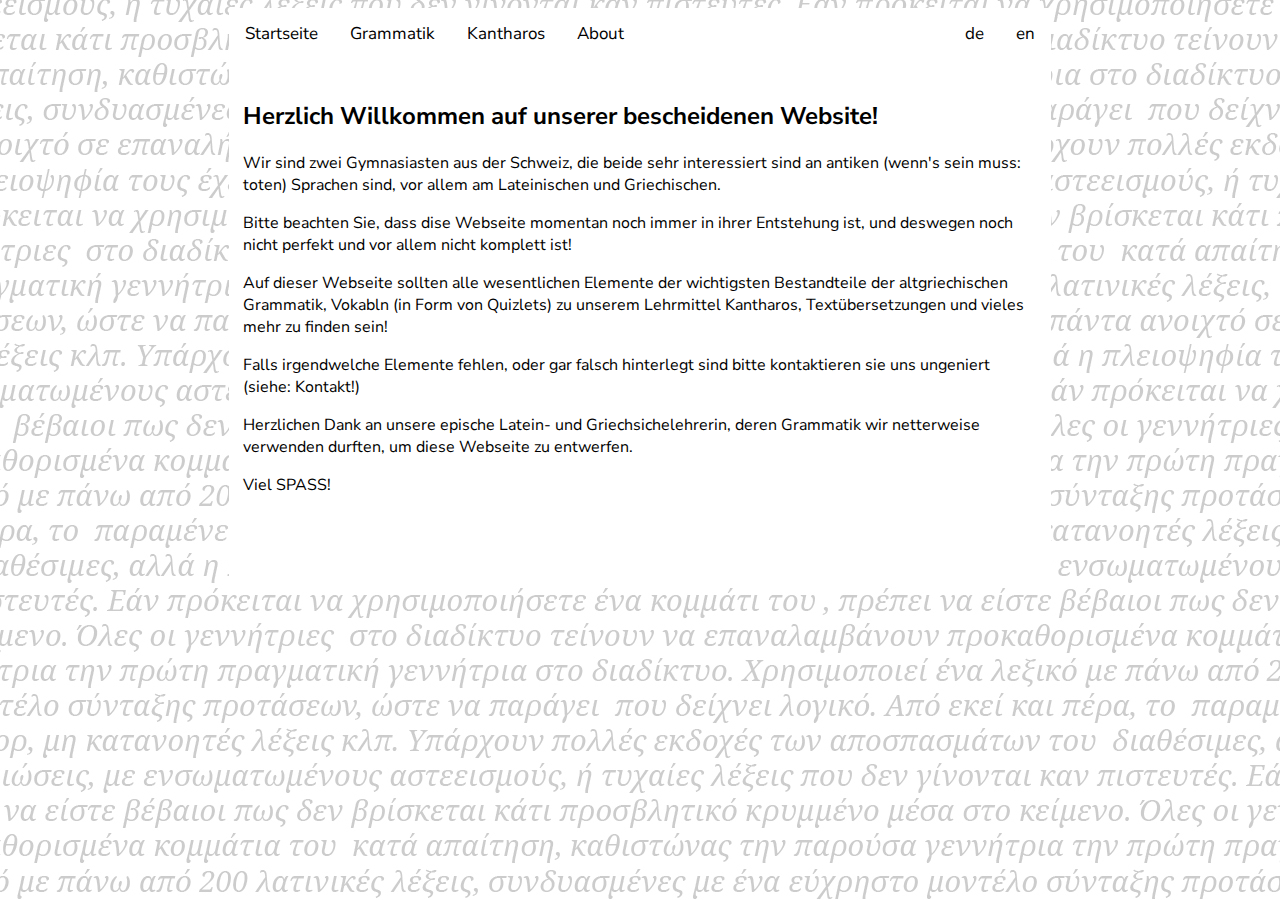
<file: de/index.html>
<!DOCTYPE html>
<meta charset="UTF-8">
<link rel="stylesheet" href="style.css">
<link href="https://fonts.googleapis.com/css2?family=Nunito+Sans&display=swap" rel="stylesheet">
<title>Willkommen!</title>
<div class="zentrierung">
<head>
    <script>
        /* Toggle between adding and removing the "responsive" class to topnav when the user clicks on the icon */
function myFunction() {
  var x = document.getElementById("myTopnav");
  if (x.className === "topnav") {
    x.className += " responsive";
  } else {
    x.className = "topnav";
  }
}
    </script>
    <div class="topnav" id="myTopnav">
      <a href="index.html" class="active">Startseite</a>
        <!--Grammatik Dropdown -->
        <div class="dropdown">
          <button class="dropbtn">Grammatik
            <i class="fa fa-caret-down"></i>
          </button>
          <div class="dropdown-content">
            <a href="\de\Grammatik\uebersicht.html">Übersicht</a>
            <a href="Grammatik/nomina.html">Nomina</a>
            <a href="#">Verben</a>
            <a href="#">Satz</a>
          </div>
        </div>
        <!--End of Grammatik Dropdown -->
        <!--Kantharos Dropdown -->
        <div class="dropdown">
          <button class="dropbtn">Kantharos
            <i class="fa fa-caret-down"></i>
          </button>
          <div class="dropdown-content">
            <a href="\de\Kantharos\texte.html">Textübersetzungen</a>
            <a href="\de\Kantharos\vokabeln.html">Vokabeln</a>
            <a href="#">Übungen</a>
          </div>
        </div>
      <!--End of Kantharos Dropdown -->
        <a href="\de\about.html">About</a>
        <div class="language">
          <a href="\de\index.html">de</a>
          <a href="\en\index.html">en</a>
        </div>
        <a href="javascript:void(0);" class="icon" onclick="myFunction()">&#9776;</a>
        
        
        
</head>



<body class="hintergrund">
  <br>
  <br>
  <br>
  <br>
  
  <h2 class="titel">Herzlich Willkommen auf unserer bescheidenen Website!</h2>
  <p class="titel">Wir sind zwei Gymnasiasten aus der Schweiz, die beide sehr interessiert sind an antiken (wenn's sein muss: toten) Sprachen sind, vor allem am Lateinischen und Griechischen.<p>
  <p class="titel">Bitte beachten Sie, dass dise Webseite momentan noch immer in ihrer Entstehung ist, und deswegen noch nicht perfekt und vor allem nicht komplett ist!</p>
  <p class="titel">Auf dieser Webseite sollten alle wesentlichen Elemente der wichtigsten Bestandteile der altgriechischen Grammatik, Vokabln (in Form von Quizlets) zu unserem Lehrmittel Kantharos, Textübersetzungen und vieles mehr zu finden sein!</p>
  <p class="titel">Falls irgendwelche Elemente fehlen, oder gar falsch hinterlegt sind bitte kontaktieren sie uns ungeniert (siehe: Kontakt!)</p>
  <p class="titel">Herzlichen Dank an unsere epische Latein- und Griechsichelehrerin, deren Grammatik wir netterweise verwenden durften, um diese Webseite zu entwerfen.</p>
  <p class="titel">Viel SPASS!</p>


  <br>
  <br>
  <br>
  <br>




</body>


</div>
</file>
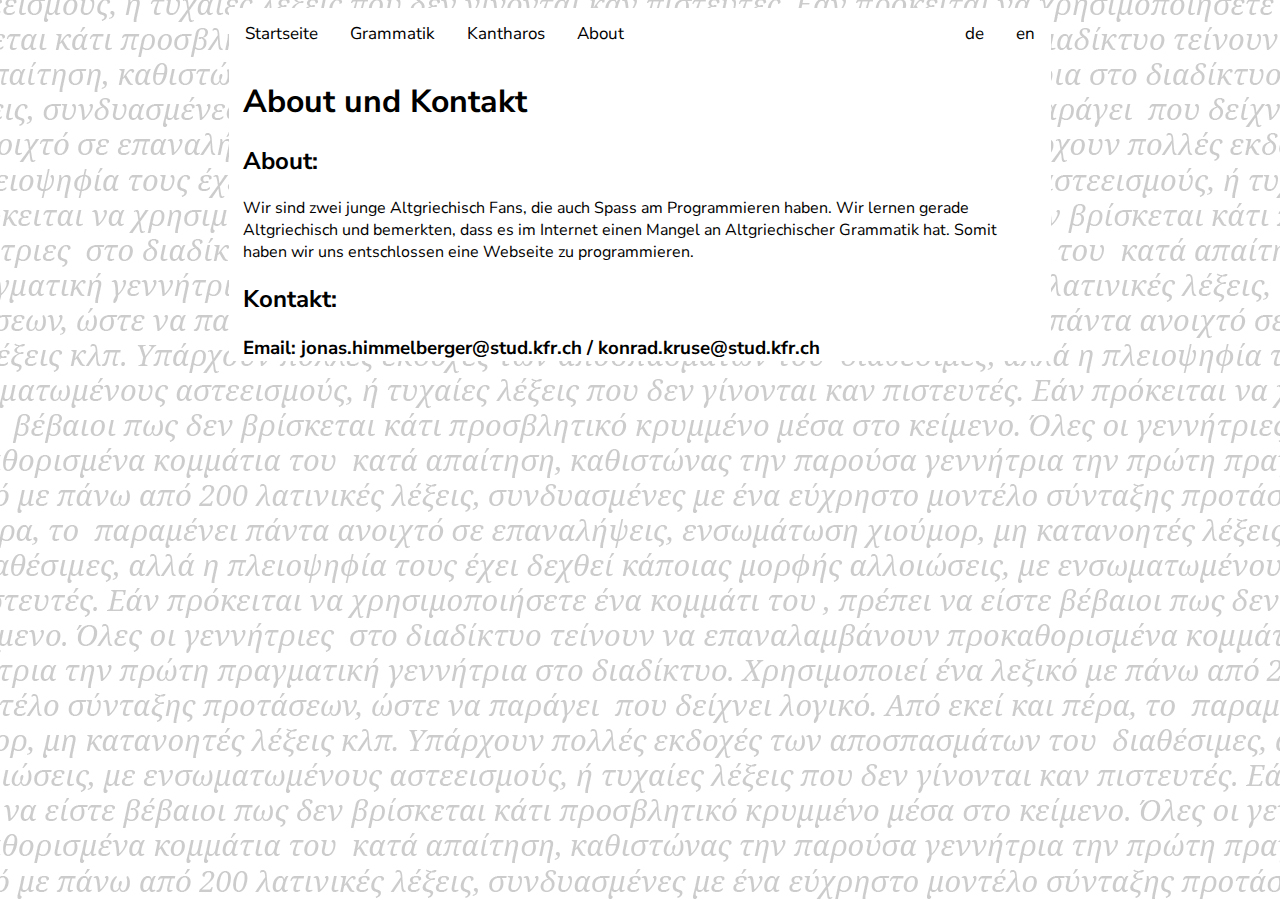
<file: de/about.html>
<!DOCTYPE html>
<meta charset="UTF-8">
<link rel="stylesheet" href="style.css">
<link href="https://fonts.googleapis.com/css2?family=Nunito+Sans&display=swap" rel="stylesheet">
<title>Wilkommen!</title>
<div class="zentrierung">
<head>
    <script>
        /* Toggle between adding and removing the "responsive" class to topnav when the user clicks on the icon */
function myFunction() {
  var x = document.getElementById("myTopnav");
  if (x.className === "topnav") {
    x.className += " responsive";
  } else {
    x.className = "topnav";
  }
}
    </script>
    <div class="topnav" id="myTopnav">
      <a href="index.html" class="active">Startseite</a>
        <!--Grammatik Dropdown -->
        <div class="dropdown">
          <button class="dropbtn">Grammatik
            <i class="fa fa-caret-down"></i>
          </button>
          <div class="dropdown-content">
            <a href="\de\Grammatik\uebersicht.html">Übersicht</a>
            <a href="\de\Grammatik\nomina.html">Nomina</a>
            <a href="#">Verben</a>
            <a href="#">Satz</a>
          </div>
        </div>
        <!--End of Grammatik Dropdown -->
        <!--Kantharos Dropdown -->
        <div class="dropdown">
          <button class="dropbtn">Kantharos
            <i class="fa fa-caret-down"></i>
          </button>
          <div class="dropdown-content">
            <a href="\de\Kantharos\texte.html">Textübersetzungen</a>
            <a href="\de\Kantharos\vokabeln.html">Vokabeln</a>
            <a href="#">Übungen</a>
          </div>
        </div>
      <!--End of Kantharos Dropdown -->
        <a href="#">About</a>
        <div class="language">
          <a href="\de\index.html">de</a>
          <a href="\en\index.html">en</a>
        </div>
        <a href="javascript:void(0);" class="icon" onclick="myFunction()">&#9776;</a>
        </div>
        
        
</head>



<body class="hintergrund">
<h1>About und Kontakt</h1>
<h2>About:</h2>
<p>Wir sind zwei junge Altgriechisch Fans, die auch Spass am Programmieren haben. Wir lernen gerade Altgriechisch und bemerkten, dass es im Internet einen Mangel an Altgriechischer Grammatik hat. Somit haben wir uns entschlossen eine Webseite zu programmieren. </p>

<h2 id="kontakt">Kontakt:</h2>
<h3>Email: jonas.himmelberger@stud.kfr.ch   /   konrad.kruse@stud.kfr.ch</h3>


</body>


</div>


<footer>
<div class="footer">


</div>

</footer>
</file>
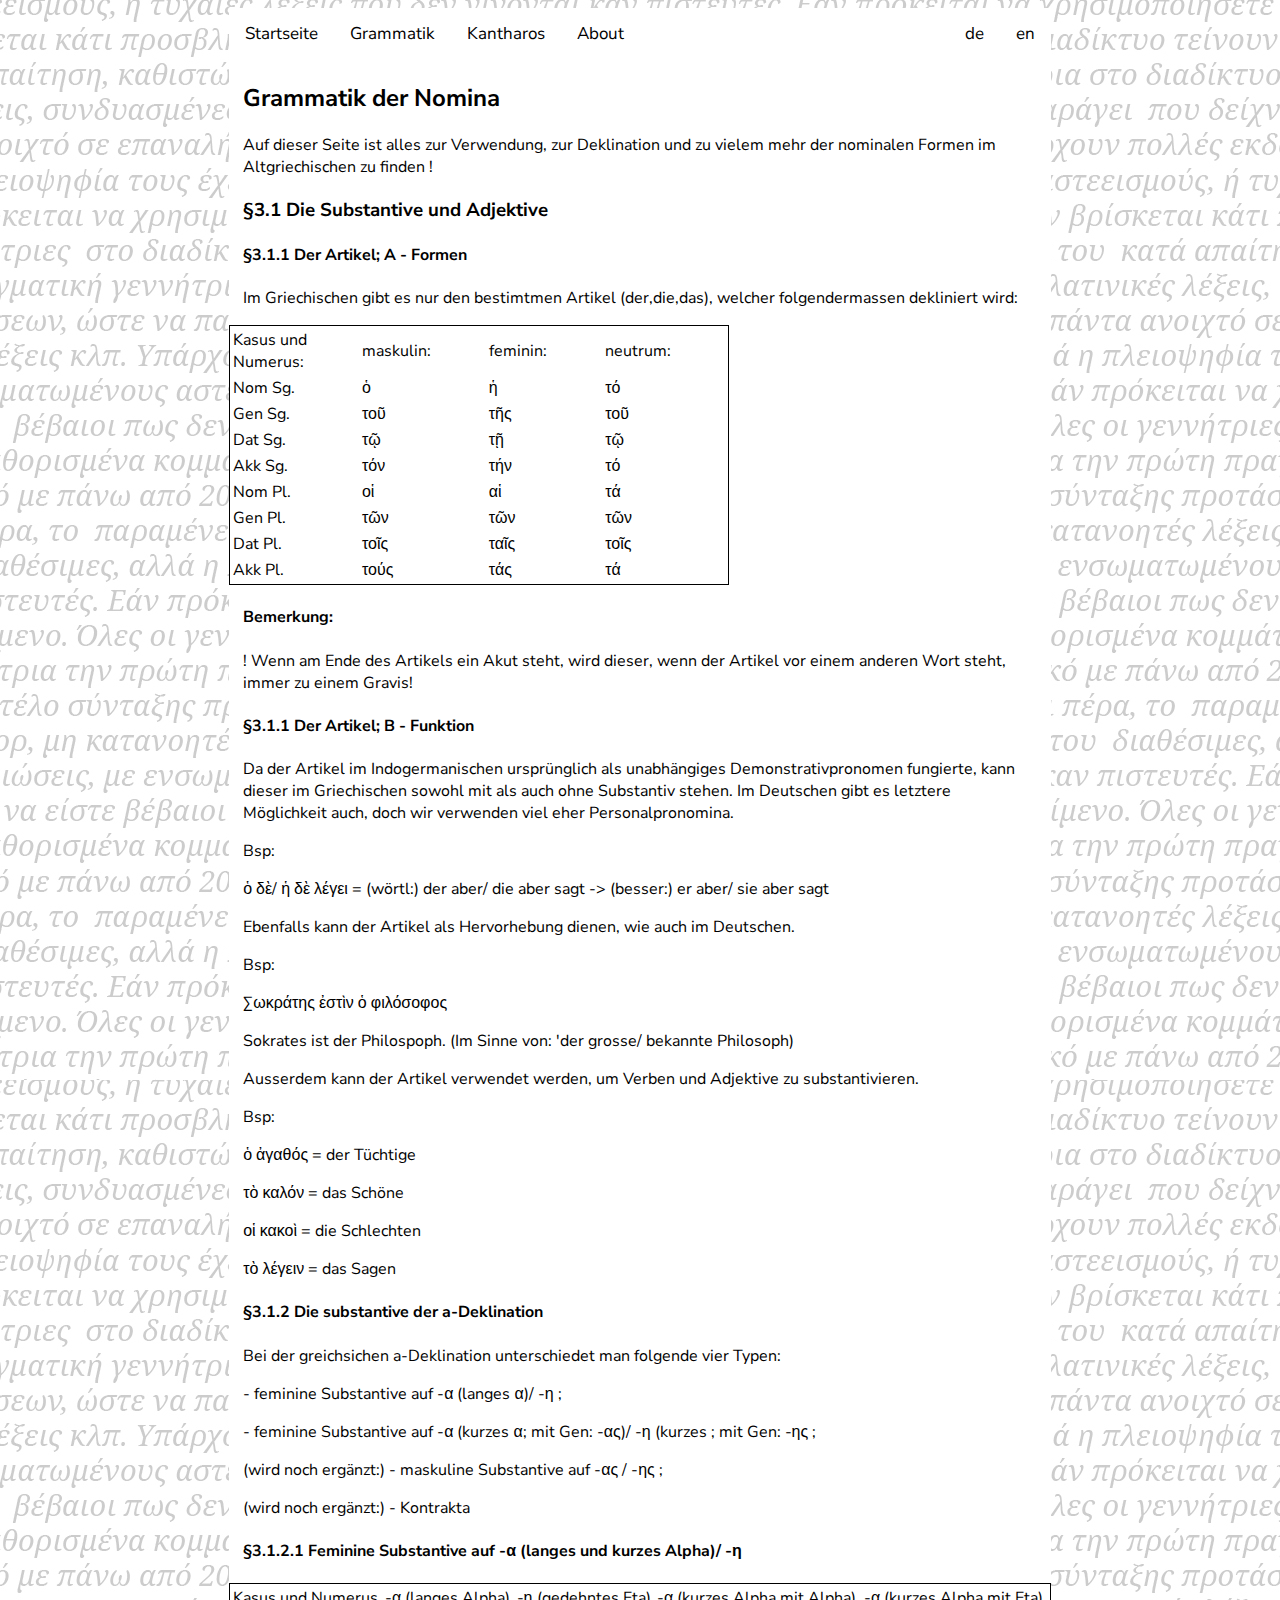
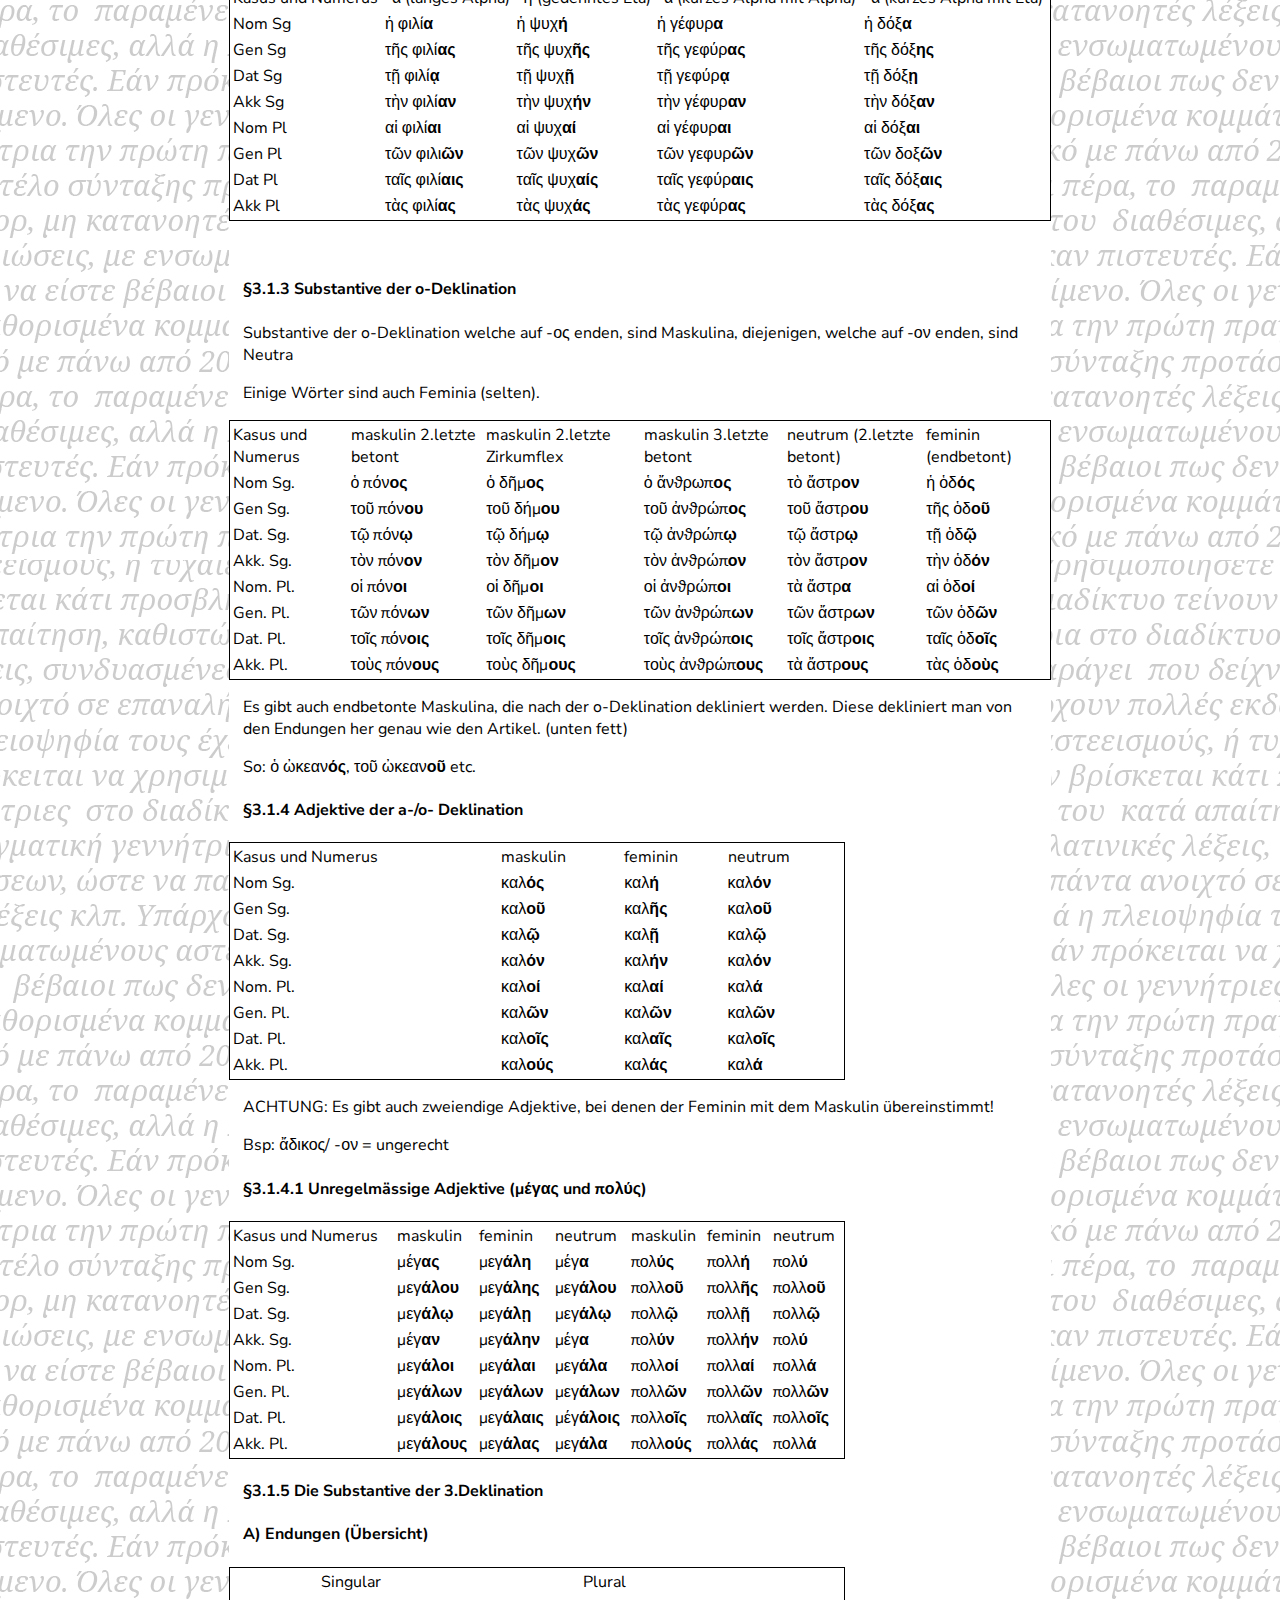
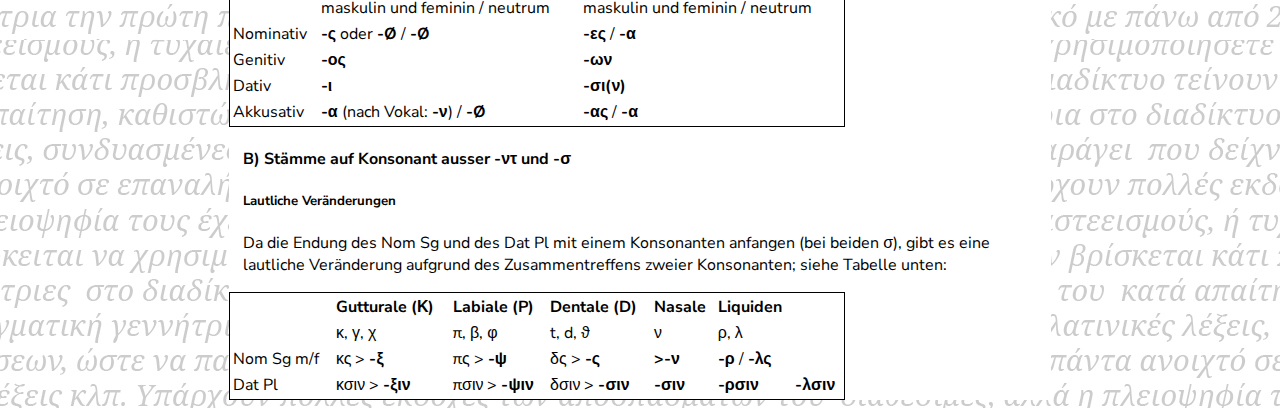
<file: de/Grammatik/nomina.html>
<!DOCTYPE html>
<meta charset="UTF-8">
<link rel="stylesheet" href="\de\style.css">
<link href="https://fonts.googleapis.com/css2?family=Nunito+Sans&display=swap" rel="stylesheet">
<title>Willkommen!</title>
<div class="zentrierung">
<head>
    <script>
        /* Toggle between adding and removing the "responsive" class to topnav when the user clicks on the icon */
function myFunction() {
  var x = document.getElementById("myTopnav");
  if (x.className === "topnav") {
    x.className += " responsive";
  } else {
    x.className = "topnav";
  }
}
    </script>
    <div class="topnav" id="myTopnav">
      <a href="\de\index.html" class="active">Startseite</a>
        <!--Grammatik Dropdown -->
        <div class="dropdown">
          <button class="dropbtn">Grammatik
            <i class="fa fa-caret-down"></i>
          </button>
          <div class="dropdown-content">
            <a href="\de\Grammatik\uebersicht.html">Übersicht</a>
            <a href="\de\Grammatik\nomina.html">Nomina</a>
            <a href="#">Verben</a>
            <a href="#">Satz</a>
          </div>
        </div>
        <!--End of Grammatik Dropdown -->
        <!--Kantharos Dropdown -->
        <div class="dropdown">
          <button class="dropbtn">Kantharos
            <i class="fa fa-caret-down"></i>
          </button>
          <div class="dropdown-content">
            <a href="\de\Kantharos\texte.html">Textübersetzungen</a>
            <a href="\de\Kantharos\vokabeln.html">Vokabeln</a>
            <a href="#">Übungen</a>
          </div>
        </div>
      <!--End of Kantharos Dropdown -->
        <a href="\de\about.html">About</a>
        <div class="language">
          <a href="\de\index.html">de</a>
          <a href="\en\index.html">en</a>
        </div>
        <a href="javascript:void(0);" class="icon" onclick="myFunction()">&#9776;</a> 
        
</head>



<body class="hintergrund">
    <br>
    <br>
    <br>
    <h2>Grammatik der Nomina</h2>
    <p>Auf dieser Seite ist alles zur Verwendung, zur Deklination und zu vielem mehr der nominalen Formen im Altgriechischen zu finden !</p>
    
    <h3>§3.1 Die Substantive und Adjektive</h3>
    <h4 id = "3.1.1">§3.1.1 Der Artikel; A - Formen</h4>
  
    <p>Im Griechischen gibt es nur den bestimtmen Artikel (der,die,das), welcher folgendermassen dekliniert wird:</p>

    <table style="width: 500px; border: 1px solid black">
    <tr class="titleTable">
        <th>Kasus und Numerus:</th>
        <th>maskulin:</th>
        <th>feminin:</th>
        <th>neutrum:</th>
    </tr>
    <tr>
      <th>Nom Sg.</th>
      <th>ὁ</th>
      <th>ἡ</th>
      <th>τό</th>
    </tr>
    <tr>
      <th>Gen Sg.</th>
      <th>τοῦ</th>
      <th>τῆς</th>
      <th>τοῦ</th>
    </tr>
    <tr>
      <th>Dat Sg.</th>
      <th>τῷ</th>
      <th>τῇ</th>
      <th>τῷ</th>
    </tr>
    <tr>
      <th>Akk Sg.</th>
      <th>τόν</th>
      <th>τήν</th>
      <th>τό</th>
    </tr>
    <tr>
      <th>Nom Pl.</th>
      <th>οἱ</th>
      <th>αἱ</th>
      <th>τά</th>
    </tr>
    <tr>
      <th>Gen Pl.</th>
      <th>τῶν</th>
      <th>τῶν</th>
      <th>τῶν</th>
    </tr>
    <tr>
      <th>Dat Pl.</th>
      <th>τοῖς</th>
      <th>ταῖς</th>
      <th>τοῖς</th>
    </tr>
    <tr>
      <th>Akk Pl.</th>
      <th>τούς</th>
      <th>τάς</th>
      <th>τά</th>
    </tr>
    </table>
<h4>Bemerkung:</h4>
<p>! Wenn am Ende des Artikels ein Akut steht, wird dieser, wenn der Artikel vor einem anderen Wort steht, immer zu einem Gravis!</p>

<h4>§3.1.1 Der Artikel; B - Funktion</h4>
<p>Da der Artikel im Indogermanischen ursprünglich als unabhängiges Demonstrativpronomen fungierte, kann dieser im Griechischen sowohl mit als auch ohne Substantiv stehen. Im Deutschen gibt es letztere Möglichkeit auch, doch wir verwenden viel eher Personalpronomina.</p>
<p>Bsp:</p>
<p>ὁ δὲ/ ἡ δὲ λέγει = (wörtl:) der aber/ die aber sagt -> (besser:) er aber/ sie aber sagt</p>
<p>Ebenfalls kann der Artikel als Hervorhebung dienen, wie auch im Deutschen.</p>
<p>Bsp:</p>
<p>Σωκράτης ἐστὶν ὁ φιλόσοφος</p>
<p>Sokrates ist der Philospoph. (Im Sinne von: 'der grosse/ bekannte Philosoph)</p>

<p>Ausserdem kann der Artikel verwendet werden, um Verben und Adjektive zu substantivieren.</p>
<p>Bsp:</p>
<p>ὁ ἀγαθός = der Tüchtige</p>
<p>τὸ καλόν = das Schöne</p>
<p>οἱ κακοὶ = die Schlechten</p> 
<p>τὸ λέγειν = das Sagen</p>




<h4  id = "3.1.2">§3.1.2 Die substantive der a-Deklination</h4>
<p>Bei der greichsichen a-Deklination unterschiedet man folgende vier Typen:</p>
<p>- feminine Substantive auf -α (langes α)/ -η ;</p>
<p>- feminine Substantive auf -α (kurzes α; mit Gen: -ας)/ -η (kurzes ; mit Gen: -ης ;</p>
<p>(wird noch ergänzt:) - maskuline Substantive auf -ας / -ης ;</p>
<p>(wird noch ergänzt:) - Kontrakta </p>

<h4>§3.1.2.1 Feminine Substantive auf -α (langes und kurzes Alpha)/ -η </h4>
<table style="width: 100%; border: 1px solid black">
  <tr>
    <td>Kasus und Numerus</td>
    <td>-α (langes Alpha) </td>
    <td>-η (gedehntes Eta) </td>
    <td>-α (kurzes Alpha mit Alpha) </td>
    <td>-α (kurzes Alpha mit Eta) </td>
  </tr>
  <tr>
    <td>Nom Sg</td>
    <td>ἡ φιλί<b>α</b></td>
    <td>ἡ ψυχ<b>ή</b></td>
    <td>ἡ γέφυρ<b>α</b></td>
    <td>ἡ δόξ<b>α</b></td>

  </tr>
  <tr>
    <td>Gen Sg</td>
    <td>τῆς φιλί<b>ας</b></td>
    <td>τῆς ψυχ<b>ῆς</b></td>
    <td>τῆς γεφύρ<b>ας</b></td>
    <td>τῆς δόξ<b>ης</b></td>
  </tr>
  <tr>
    <td>Dat Sg</td>
    <td>τῇ φιλί<b>ᾳ</b></td>
    <td>τῇ ψυχ<b>ῇ</b></td>
    <td>τῇ γεφύρ<b>ᾳ</b></td>
    <td>τῇ δόξ<b>ῃ</b></td>
  </tr>
  <tr>
    <td>Akk Sg</td>
    <td>τὴν φιλί<b>αν</b></td>
    <td>τὴν ψυχ<b>ήν</b></td>
    <td>τὴν γέφυρ<b>αν</b></td>
    <td>τὴν δόξ<b>αν</b></td>
  </tr>
  <tr>
    <td>Nom Pl</td>
    <td>αἱ φιλί<b>αι</b></td>
    <td>αἱ ψυχ<b>αί</b></td>
    <td>αἱ γέφυρ<b>αι</b></td>
    <td>αἱ δόξ<b>αι</b></td>
  </tr>
  <tr>
    <td>Gen Pl</td>
    <td>τῶν φιλι<b>ῶν</b></td>
    <td>τῶν ψυχ<b>ῶν</b></td>
    <td>τῶν γεφυρ<b>ῶν</b></td>
    <td>τῶν δοξ<b>ῶν</b></td>
  </tr>
  <tr>
    <td>Dat Pl</td>
    <td>ταῖς φιλί<b>αις</b></td>
    <td>ταῖς ψυχ<b>αίς</b></td>
    <td>ταῖς γεφύρ<b>αις</b></td>
    <td>ταῖς δόξ<b>αις</b></td>
  </tr>

  <tr>
    <td>Akk Pl</td>
    <td>τὰς φιλί<b>ας</b></td>
    <td>τὰς ψυχ<b>άς</b></td>
    <td>τὰς γεφύρ<b>ας</b></td>
    <td>τὰς δόξ<b>ας</b></td>
  </tr>

</table>
<br>
<br>

<h4 id = "3.1.3">§3.1.3 Substantive der o-Deklination</h4>
<p>Substantive der o-Deklination welche auf -ος enden, sind Maskulina, diejenigen, welche auf -ον enden, sind Neutra</p>
<p>Einige Wörter sind auch Feminia (selten).</p>

<table style="width: 100%; border: 1px solid black">
  <tr>
    <td>Kasus und Numerus</td>
    <td>maskulin 2.letzte betont </td>
    <td>maskulin 2.letzte Zirkumflex</td>
    <td>maskulin 3.letzte betont</td>
    <td>neutrum (2.letzte betont)</td>
    <td>feminin (endbetont)</td>
  </tr>
  <tr>
    <td>Nom Sg.</td>
    <td>ὁ πόν<b>ος</b></td>
    <td>ὁ δῆμ<b>ος</b></td>
    <td>ὁ ἄνϑρωπ<b>ος</b></td>
    <td>τὸ ἄστρ<b>ον</b></td>
    <td>ἡ ὁδ<b>ός</b></td>
  </tr>
  <tr>
    <td>Gen Sg.</td>
    <td>τοῦ πόν<b>ου</b></td>
    <td>τοῦ δήμ<b>ου</b></td>
    <td>τοῦ ἀνϑρώπ<b>ος</b></td>
    <td>τοῦ ἄστρ<b>ου</b></td>
    <td>τῆς ὁδ<b>οῦ</b></td>
  </tr>
  <tr>
    <td>Dat. Sg.</td>
    <td>τῷ πόν<b>ῳ</b></td>
    <td>τῷ δήμ<b>ῳ</b></td>
    <td>τῷ ἀνϑρώπ<b>ῳ</b></td>
    <td>τῷ ἄστρ<b>ῳ</b></td>
    <td>τῇ ὁδ<b>ῷ</b></td>
  </tr>
  <tr>
    <td>Akk. Sg.</td>
    <td>τὸν πόν<b>ον</b></td>
    <td>τὸν δῆμ<b>ον</b></td>
    <td>τὸν ἀνϑρώπ<b>ον</b></td>
    <td>τὸν ἄστρ<b>ον</b></td>
    <td>τὴν ὁδ<b>όν</b></td>
  </tr>
  <tr>
    <td>Nom. Pl.</td>
    <td>οἱ πόν<b>οι</b></td>
    <td>οἱ δῆμ<b>οι</b></td>
    <td>οἱ ἀνϑρώπ<b>οι</b></td>
    <td>τὰ ἄστρ<b>α</b></td>
    <td>αἱ ὁδ<b>οί</b></td>
  </tr>
  <tr>
    <td>Gen. Pl.</td>
    <td>τῶν πόν<b>ων</b></td>
    <td>τῶν δῆμ<b>ων</b></td>
    <td>τῶν ἀνϑρώπ<b>ων</b></td>
    <td>τῶν ἄστρ<b>ων</b></td>
    <td>τῶν ὁδ<b>ῶν</b></td>
  </tr>
  <tr>
    <td>Dat.  Pl.</td>
    <td>τοῖς πόν<b>οις</b></td>
    <td>τοῖς δῆμ<b>οις</b></td>
    <td>τοῖς ἀνϑρώπ<b>οις</b></td>
    <td>τοῖς ἄστρ<b>οις</b></td>
    <td>ταῖς ὁδ<b>οῖς</b></td>
  </tr>
  <tr>
    <td>Akk. Pl.</td>
    <td>τοὺς πόν<b>ους</b></td>
    <td>τοὺς δῆμ<b>ους</b></td>
    <td>τοὺς ἀνϑρώπ<b>ους</b></td>
    <td>τὰ ἄστρ<b>ους</b></td>
    <td>τὰς ὁδ<b>οὺς</b></td>
  </tr>
</table>
<p>Es gibt auch endbetonte Maskulina, die nach der o-Deklination dekliniert werden. Diese dekliniert man von den Endungen her genau wie den Artikel. (unten fett)</p>
<p>So: ὁ ὠκεαν<b>ός</b>, τοῦ ὠκεαν<b>οῦ</b> etc.</p>

<h4 id = "3.1.4">§3.1.4 Adjektive der a-/o- Deklination</h4>
<table style="width: 75%; border: 1px solid black">
  <tr>
    <td>Kasus und Numerus</td>
    <td>maskulin</td>
    <td>feminin</td>
    <td>neutrum</td>
  </tr>
  <tr>
    <td>Nom Sg.</td>
    <td>καλ<b>ός</b></td>
    <td>καλ<b>ή</b></td>
    <td>καλ<b>όν</b></td>
    
  </tr>
  <tr>
    <td>Gen Sg.</td>
    <td>καλ<b>οῦ</b></td>
    <td>καλ<b>ῆς</b></td>
    <td>καλ<b>οῦ</b></td>
   
  </tr>
  <tr>
    <td>Dat. Sg.</td>
    <td>καλ<b>ῷ</b></td>
    <td>καλ<b>ῇ</b></td>
    <td>καλ<b>ῷ</b></td>
    
  </tr>
  <tr>
    <td>Akk. Sg.</td>
    <td>καλ<b>όν</b></td>
    <td>καλ<b>ήν</b></td>
    <td>καλ<b>όν</b></td>
    
  </tr>
  <tr>
    <td>Nom. Pl.</td>
    <td>καλ<b>οί</b></td>
    <td>καλ<b>αί</b></td>
    <td>καλ<b>ά</b></td>
    
  </tr>
  <tr>
    <td>Gen. Pl.</td>
    <td>καλ<b>ῶν</b></td>
    <td>καλ<b>ῶν</b></td>
    <td>καλ<b>ῶν</b></td>
    
  </tr>
  <tr>
    <td>Dat.  Pl.</td>
    <td>καλ<b>οῖς</b></td>
    <td>καλ<b>αῖς</b></td>
    <td>καλ<b>οῖς</b></td>
    
  </tr>
  <tr>
    <td>Akk. Pl.</td>
    <td>καλ<b>ούς</b></td>
    <td>καλ<b>άς</b></td>
    <td>καλ<b>ά</b></td>
    
  </tr>
</table>

<p>ACHTUNG: Es gibt auch zweiendige Adjektive, bei denen der Feminin mit dem Maskulin übereinstimmt!</p>
<p>Bsp: ἄδικος/ -ον = ungerecht</p>


<h4>§3.1.4.1 Unregelmässige Adjektive (μέγας und πολύς)</h4>
<table style="width: 75%; border: 1px solid black">
  <tr>
    <td>Kasus und Numerus</td>
    <td>maskulin</td>
    <td>feminin</td>
    <td>neutrum</td>
    <td>maskulin</td>
    <td>feminin</td>
    <td>neutrum</td>
  </tr>
  <tr>
    <td>Nom Sg.</td>
    <td>μέγ<b>ας</b></td>
    <td>μεγ<b>άλη</b></td>
    <td>μέγ<b>α</b></td>
    <td>πολ<b>ύς</b></td>
    <td>πολλ<b>ή</b></td>
    <td>πολ<b>ύ</b></td>
  </tr>
  <tr>
    <td>Gen Sg.</td>
    <td>μεγ<b>άλου</b></td>
    <td>μεγ<b>άλης</b></td>
    <td>μεγ<b>άλου</b></td>
    <td>πολλ<b>οῦ</b></td>
    <td>πολλ<b>ῆς</b></td>
    <td>πολλ<b>οῦ</b></td>
   
  </tr>
  <tr>
    <td>Dat. Sg.</td>
    <td>μεγ<b>άλῳ</b></td>
    <td>μεγ<b>άλῃ</b></td>
    <td>μεγ<b>άλῳ</b></td>
    <td>πολλ<b>ῷ</b></td>
    <td>πολλ<b>ῇ</b></td>
    <td>πολλ<b>ῷ</b></td>
    
  </tr>
  <tr>
    <td>Akk. Sg.</td>
    <td>μέγ<b>αν</b></td>
    <td>μεγ<b>άλην</b></td>
    <td>μέγ<b>α</b></td>
    <td>πολ<b>ύν</b></td>
    <td>πολλ<b>ήν</b></td>
    <td>πολ<b>ύ</b></td>
    
  </tr>
  <tr>
    <td>Nom. Pl.</td>
    <td>μεγ<b>άλοι</b></td>
    <td>μεγ<b>άλαι</b></td>
    <td>μεγ<b>άλα</b></td>
    <td>πολλ<b>οί</b></td>
    <td>πολλ<b>αί</b></td>
    <td>πολλ<b>ά</b></td>
  </tr>
  <tr>
    <td>Gen. Pl.</td>
    <td>μεγ<b>άλων</b></td>
    <td>μεγ<b>άλων</b></td>
    <td>μεγ<b>άλων</b></td>
    <td>πολλ<b>ῶν</b></td>
    <td>πολλ<b>ῶν</b></td>
    <td>πολλ<b>ῶν</b></td>
    
  </tr>
  <tr>
    <td>Dat.  Pl.</td>
    <td>μεγ<b>άλοις</b></td>
    <td>μεγ<b>άλαις</b></td>
    <td>μέγ<b>άλοις</b></td>
    <td>πολλ<b>οῖς</b></td>
    <td>πολλ<b>αῖς</b></td>
    <td>πολλ<b>οῖς</b></td>
    
  </tr>
  <tr>
    <td>Akk. Pl.</td>
    <td>μεγ<b>άλους</b></td>
    <td>μεγ<b>άλας</b></td>
    <td>μεγ<b>άλα</b></td>
    <td>πολλ<b>ούς</b></td>
    <td>πολλ<b>άς</b></td>
    <td>πολλ<b>ά</b></td>
    
  </tr>
</table>
<h4 id = "3.1.5">§3.1.5 Die Substantive der 3.Deklination</h4>
<h4>A) Endungen (Übersicht)</h4>
<table style="width: 75%; border: 1px solid black">
  <tr>
    <td>        </td>
    <td>Singular</td>
    <td>Plural</td>
    </tr>
    <tr>
      <td>         </td>
      <td>maskulin und feminin / neutrum</td>
      <td>maskulin und feminin / neutrum</td>
    </tr>
    <tr>
      <td>Nominativ</td>
      <td><b>-ς</b> oder <b>-Ø</b> / <b>-Ø</b></td>
      <td><b>-ες</b> / <b>-α</b></td>
      
    </tr>
    <tr>
      <td>Genitiv</td>
      <td><b>-ος</b></td>
      <td><b>-ων</b></td>
      
    </tr>
    <tr>
      <td>Dativ</td>
      <td><b>-ι</b></td>
      <td><b>-σι(ν)</b></td>
      
    </tr>
    <tr>
      <td>Akkusativ</td>
      <td><b>-α</b> (nach Vokal: <b>-ν</b>) / <b>-Ø</b></td>
      <td><b>-ας</b> / <b>-α</b></td>
      
    </tr>
</table>
<h4>B) Stämme auf Konsonant ausser -ντ und -σ</h4>
<h5>Lautliche Veränderungen</h5>
<p>Da die Endung des Nom Sg und des Dat Pl mit einem Konsonanten anfangen (bei beiden σ), gibt es eine lautliche Veränderung  aufgrund des Zusammentreffens zweier Konsonanten; siehe Tabelle unten:</p>
<table style="width: 75%; border: 1px solid black">
  <tr>
    
    <td>        </td>
    <td><b>Gutturale (Κ)</b></td>
    <td><b>Labiale (P)</b></td>
    <td><b>Dentale (D)</b></td>
    <td><b>Nasale</b></td>
    <td><b>Liquiden</b></td>
    
  </tr>
  <tr>
    <td>        </td>
    <td>κ, γ, χ</td>
    <td>π, β, φ</td>
    <td>t, d, ϑ</td>
    <td>ν</td>
    <td>ρ, λ</td>
  </tr>
  <tr>
    <td>Nom Sg m/f</td>
    <td>κς > <b>-ξ</b></td>
    <td>πς > <b>-ψ</b></td>
    <td>δς > <b>-ς</b></td>
    <td><b>>-ν</b></td>
    <td><b>-ρ</b> / <b>-λς</b></td>
  </tr>
  <tr>
    <td>Dat Pl</td>
    <td>κσιν > <b>-ξιν</b></td>
    <td>πσιν > <b>-ψιν</b></td>
    <td>δσιν > <b>-σιν</b></td>
    <td><b>-σιν</b></td>
    <td><b>-ρσιν</b></td>
    <td><b>-λσιν</b></td>
  </tr>
    
</table>




</body>
</file>
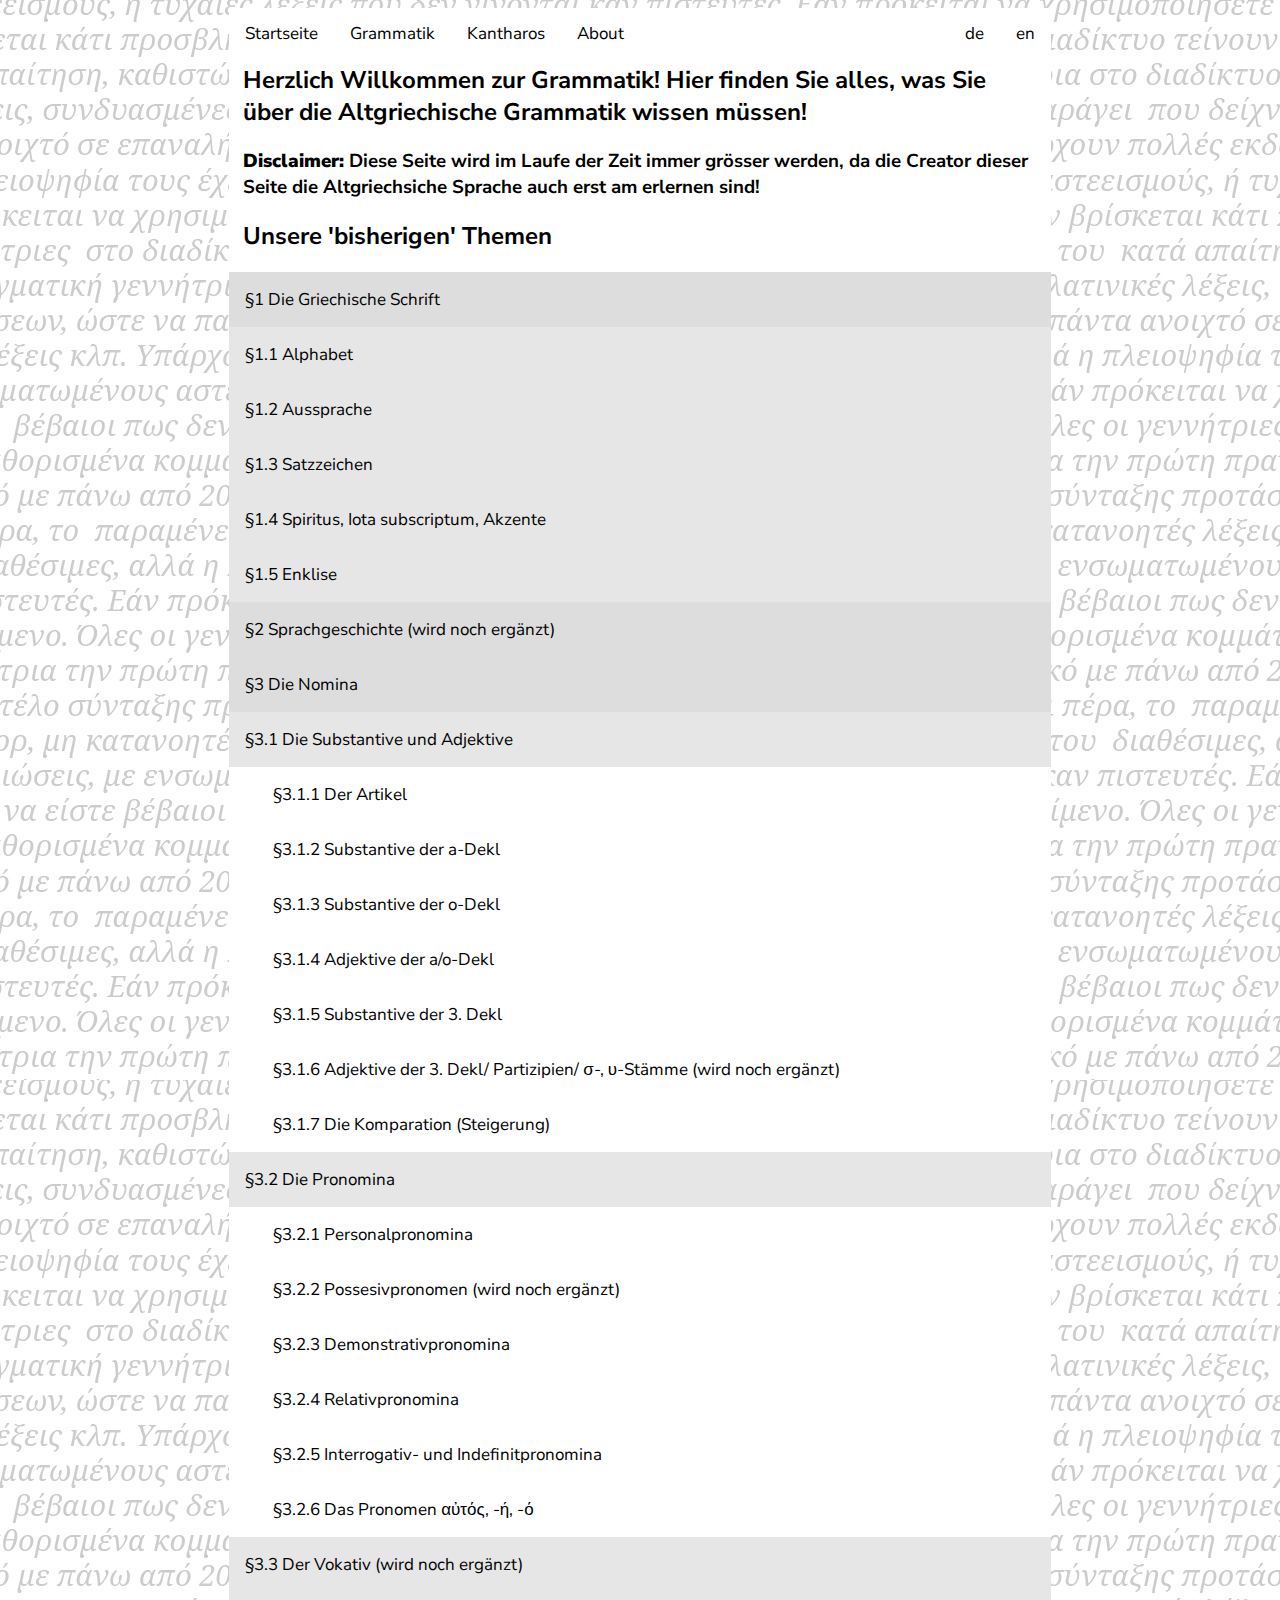
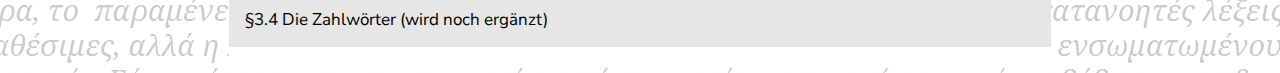
<file: de/Grammatik/uebersicht.html>
<!DOCTYPE html>
<meta charset="UTF-8">
<link rel="stylesheet" href="\de\style.css">
<link href="https://fonts.googleapis.com/css2?family=Nunito+Sans&display=swap" rel="stylesheet">
<title>Willkommen!</title>
<div class="zentrierung">
<head>
    <script>
        /* Toggle between adding and removing the "responsive" class to topnav when the user clicks on the icon */
function myFunction() {
  var x = document.getElementById("myTopnav");
  if (x.className === "topnav") {
    x.className += " responsive";
  } else {
    x.className = "topnav";
  }
}
    </script>
    <div class="topnav" id="myTopnav">
      <a href="\de\index.html" class="active">Startseite</a>
        <!--Grammatik Dropdown -->
        <div class="dropdown">
          <button class="dropbtn">Grammatik
            <i class="fa fa-caret-down"></i>
          </button>
          <div class="dropdown-content">
            <a href="\de\Grammatik\uebersicht.html">Übersicht</a>
            <a href="\de\Grammatik\nomina.html">Nomina</a>
            <a href="#">Verben</a>
            <a href="#">Satz</a>
          </div>
        </div>
        <!--End of Grammatik Dropdown -->
        <!--Kantharos Dropdown -->
        <div class="dropdown">
          <button class="dropbtn">Kantharos
            <i class="fa fa-caret-down"></i>
          </button>
          <div class="dropdown-content">
            <a href="#">Textübersetzungen</a>
            <a href="\de\Kantharos\vokabeln.html">Vokabeln</a>
            <a href="#">Übungen</a>
          </div>
        </div>
      <!--End of Kantharos Dropdown -->
        <a href="\de\about.html">About</a>
        <div class="language">
          <a href="\de\index.html">de</a>
          <a href="\en\index.html">en</a>
        </div>
        <a href="javascript:void(0);" class="icon" onclick="myFunction()">&#9776;</a>
        
        
        
</head>
<br>
<br>


<body class="hintergrund">


  <h2>Herzlich Willkommen zur Grammatik! Hier finden Sie alles, was Sie über die Altgriechische Grammatik wissen müssen!</h2>
  <h3><b>Disclaimer:</b> Diese Seite wird im Laufe der Zeit immer grösser werden, da die Creator dieser Seite die Altgriechsiche Sprache auch erst am erlernen sind!</h3>



    <h2>Unsere 'bisherigen' Themen</h2>

    
    <div class="grammatikListe">
      <a href="\de\Grammatik\griechischeschrift.html" class="grammatikDunkelgrau"> §1 Die Griechische Schrift</a>
      <a href="\de\Grammatik\griechischeschrift.html#alphabet" class="grammatikHellgrau">§1.1 Alphabet</a>
      <a href="\de\Grammatik\griechischeschrift.html#aussprache" class="grammatikHellgrau">§1.2 Aussprache</a>
      <a href="\de\Grammatik\griechischeschrift.html#satzzeichen" class="grammatikHellgrau">§1.3 Satzzeichen</a>
      <a href="\de\Grammatik\griechischeschrift.html#spiritus" class="grammatikHellgrau">§1.4 Spiritus, Iota subscriptum, Akzente</a>
      <a href="\de\Grammatik\griechischeschrift.html#enklise" class="grammatikHellgrau">§1.5 Enklise</a>
      <a href="#" class="grammatikDunkelgrau">§2 Sprachgeschichte (wird noch ergänzt)</a>
      <a href="\de\Grammatik\nomina.html" class="grammatikDunkelgrau">§3 Die Nomina</a>
      <div class="grammatikHellgrau">
          <a href="#" class='grammatikHellgrau'>§3.1 Die Substantive und Adjektive</a>
          <a href="#" class="unterparagraph">§3.1.1 Der Artikel</a>
          <a href="#" class="unterparagraph">§3.1.2 Substantive der a-Dekl</a>
          <a href="#" class="unterparagraph">§3.1.3 Substantive der o-Dekl</a>
          <a href="#" class="unterparagraph">§3.1.4 Adjektive der a/o-Dekl</a>
          <a href="#" class="unterparagraph">§3.1.5 Substantive der 3. Dekl</a>
          <a href="#" class="unterparagraph">§3.1.6 Adjektive der 3. Dekl/ Partizipien/ σ-, υ-Stämme (wird noch ergänzt)</a>
          <a href="#" class="unterparagraph">§3.1.7 Die Komparation (Steigerung)</a>
          <a href="#" class='grammatikHellgrau'>§3.2 Die Pronomina</a>
          <a href="#" class="unterparagraph">§3.2.1 Personalpronomina</a>
          <a href="#" class="unterparagraph">§3.2.2 Possesivpronomen (wird noch ergänzt)</a>
          <a href="#" class="unterparagraph">§3.2.3 Demonstrativpronomina</a>
          <a href="#" class="unterparagraph">§3.2.4 Relativpronomina</a>
          <a href="#" class="unterparagraph">§3.2.5 Interrogativ- und Indefinitpronomina</a>
          <a href="#" class="unterparagraph">§3.2.6 Das Pronomen αὐτός, -ή, -ό</a>
          <a href="#" class='grammatikHellgrau'>§3.3 Der Vokativ (wird noch ergänzt)</a>
          <a href="#" class='grammatikHellgrau'>§3.4 Die Zahlwörter (wird noch ergänzt)</a>
      </div>
     
        
    </div>



    
  <br style="clear:both">
  <br>





      
        
  


</body>
</div>
</file>
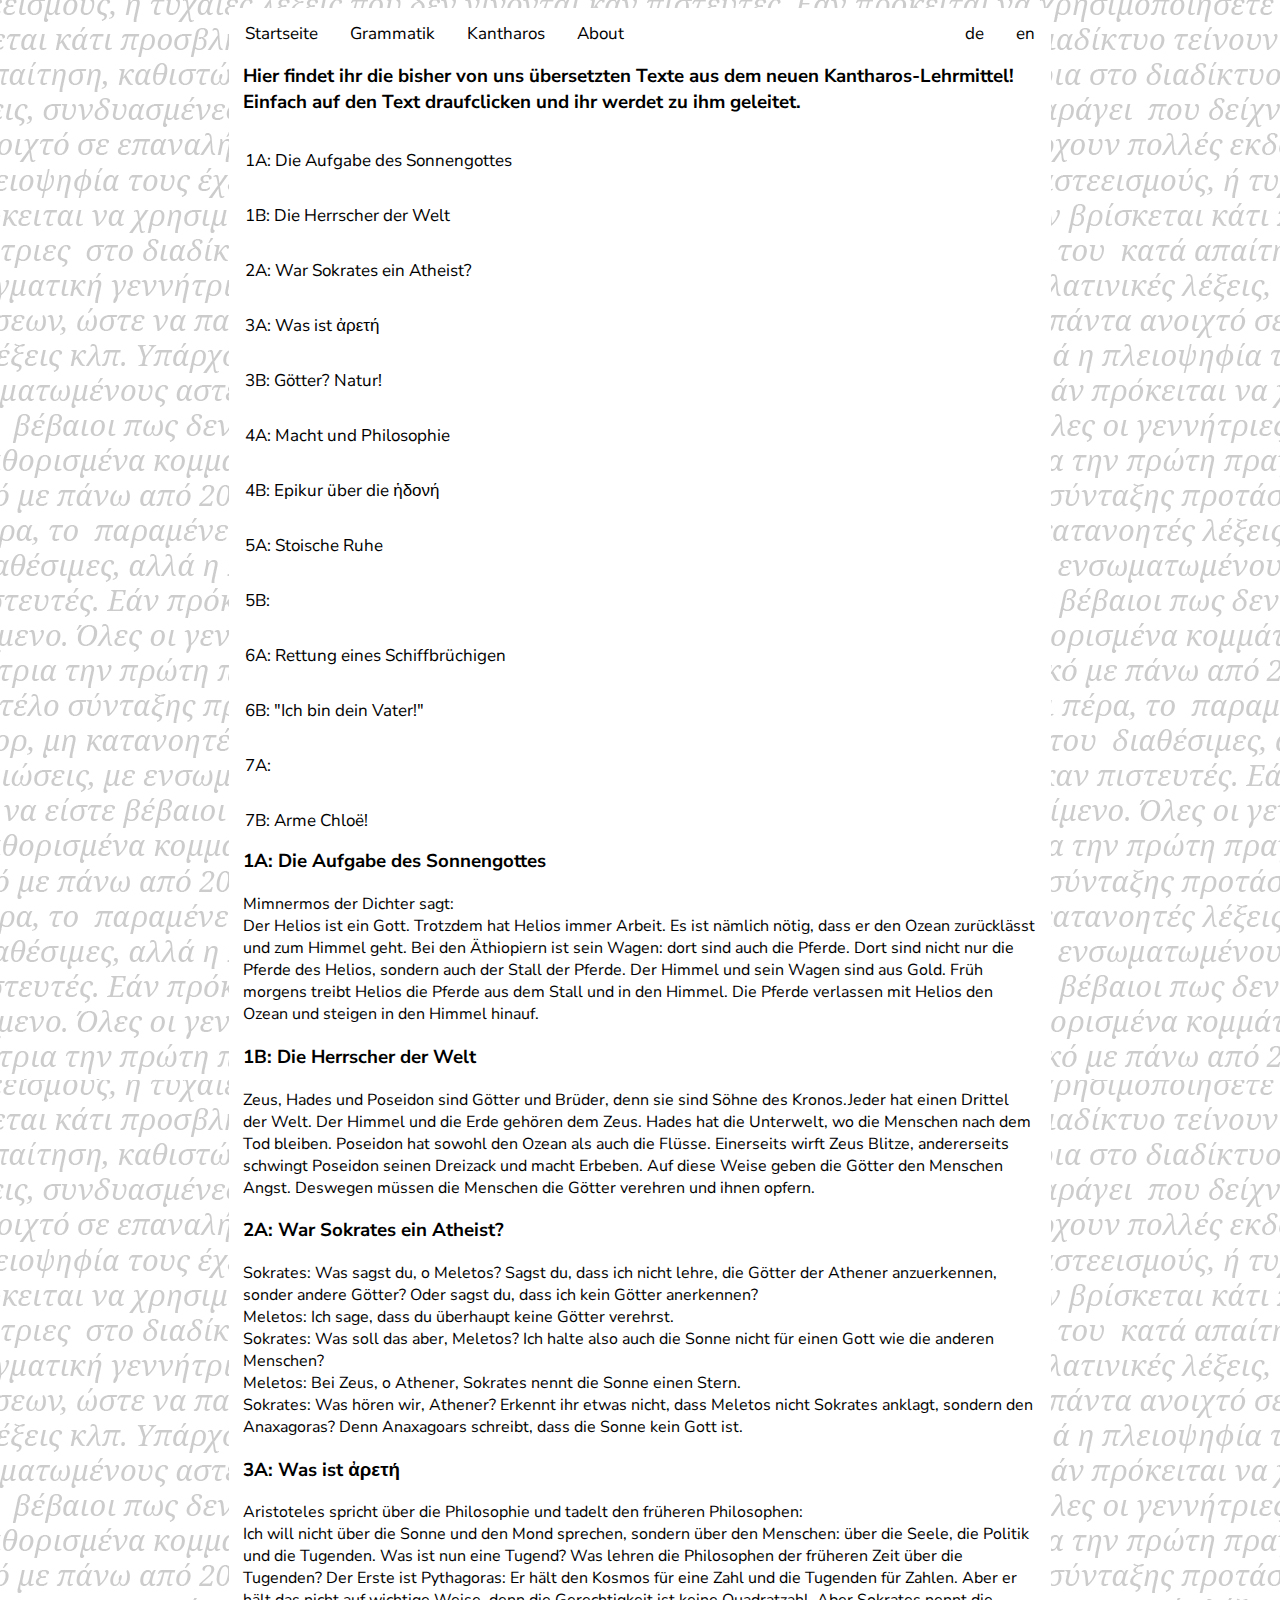
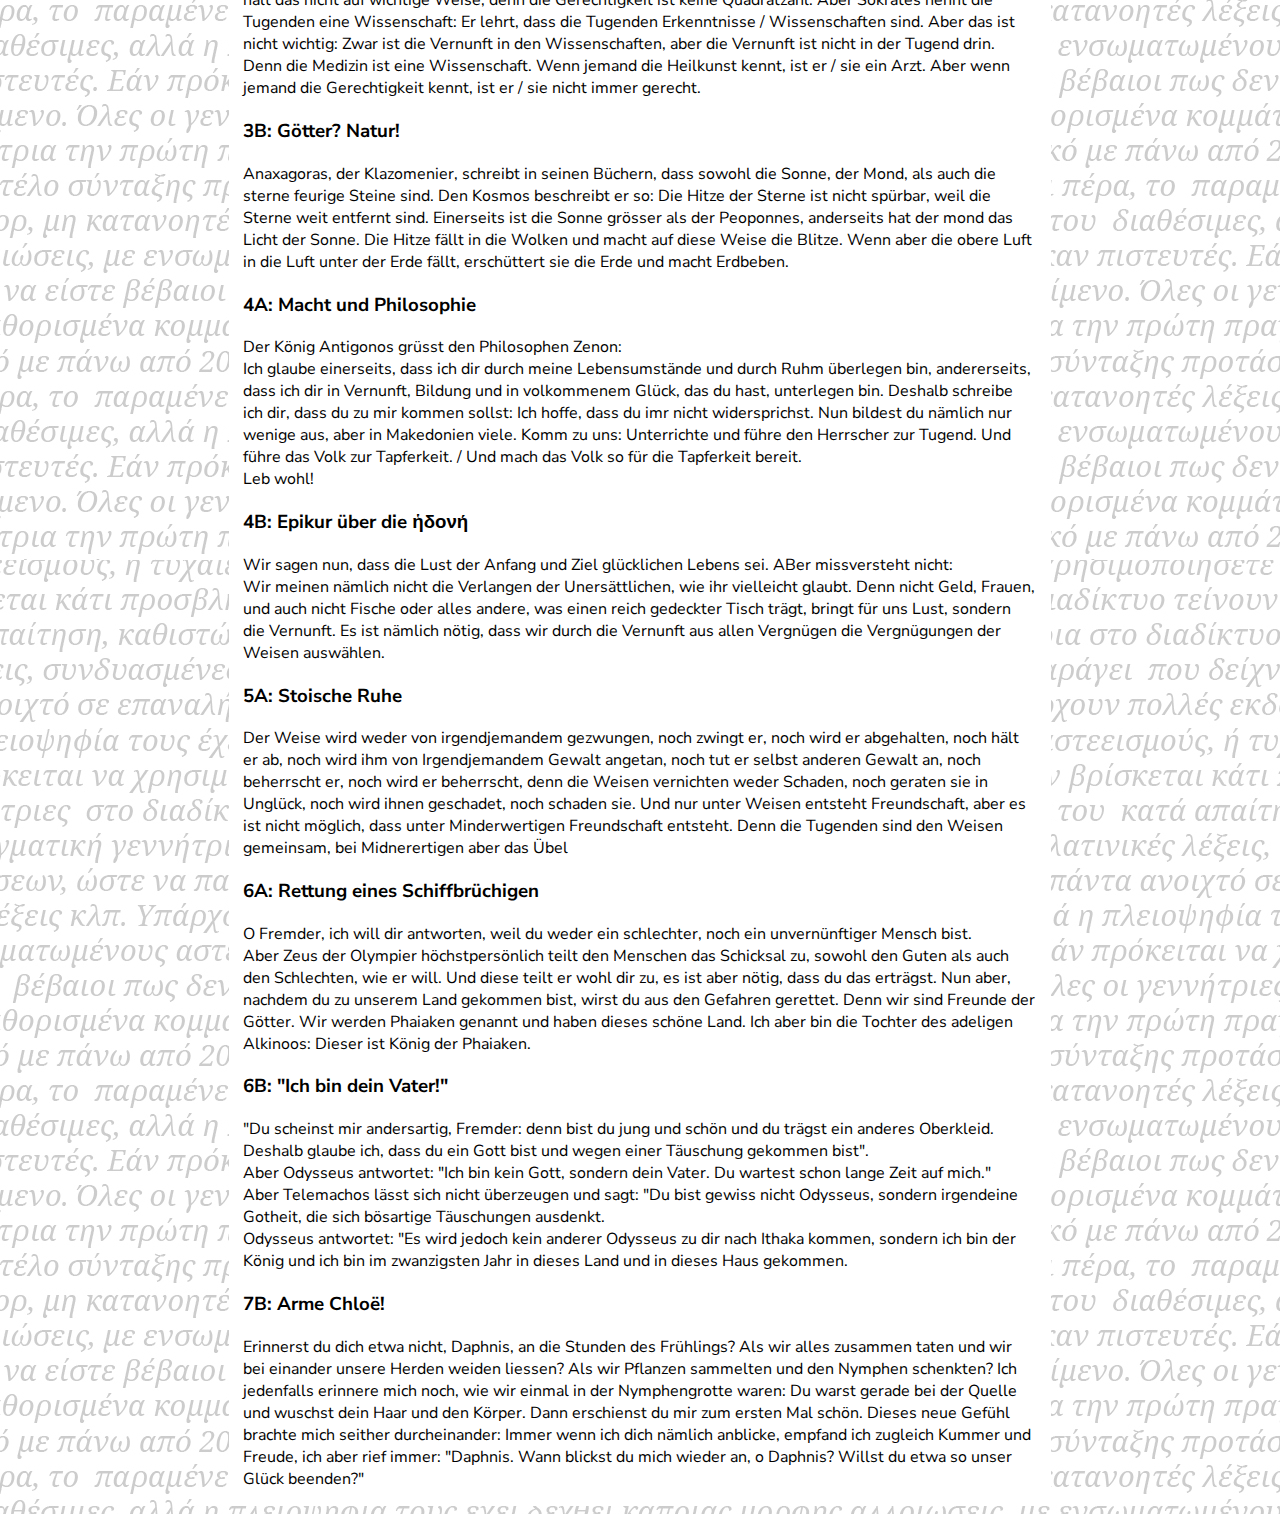
<file: de/Kantharos/texte.html>
<!DOCTYPE html>
<meta charset="UTF-8">
<link rel="stylesheet" href="\de\style.css">
<link href="https://fonts.googleapis.com/css2?family=Nunito+Sans&display=swap" rel="stylesheet">
<title>Willkommen!</title>
<div class="zentrierung">
<head>
    <script>
        /* Toggle between adding and removing the "responsive" class to topnav when the user clicks on the icon */
function myFunction() {
  var x = document.getElementById("myTopnav");
  if (x.className === "topnav") {
    x.className += " responsive";
  } else {
    x.className = "topnav";
  }
}
    </script>
    <div class="topnav" id="myTopnav">
      <a href="index.html" class="active">Startseite</a>
        <!--Grammatik Dropdown -->
        <div class="dropdown">
          <button class="dropbtn">Grammatik
            <i class="fa fa-caret-down"></i>
          </button>
          <div class="dropdown-content">
            <a href="\de\Grammatik\uebersicht.html">Übersicht</a>
            <a href="\de\Grammatik\nomina.html">Nomina</a>
            <a href="#">Verben</a>
            <a href="#">Satz</a>
          </div>
        </div>
        <!--End of Grammatik Dropdown -->
        <!--Kantharos Dropdown -->
        <div class="dropdown">
          <button class="dropbtn">Kantharos
            <i class="fa fa-caret-down"></i>
          </button>
          <div class="dropdown-content">
            <a href="\de\Kantharos\texte.html">Textübersetzungen</a>
            <a href="\de\Kantharos\vokabeln.html">Vokabeln</a>
            <a href="#">Übungen</a>
          </div>
        </div>
      <!--End of Kantharos Dropdown -->
        <a href="\de\about.html">About</a>
        <div class="language">
          <a href="\de\index.html">de</a>
          <a href="\en\index.html">en</a>
        </div>
        <a href="javascript:void(0);" class="icon" onclick="myFunction()">&#9776;</a>
        
        
        
</head>



<body class="hintergrund">
    <br>
    <br>
  <h3>Hier findet ihr die bisher von uns übersetzten Texte aus dem neuen Kantharos-Lehrmittel! Einfach auf den Text draufclicken und ihr werdet zu ihm geleitet.</h3>
<ul class="grammatikListe">
    <li><a href="#1a">1A: Die Aufgabe des Sonnengottes</a></li>
    <li><a href="#1b">1B: Die Herrscher der Welt</a></li>
    <li><a href="#2a">2A: War Sokrates ein Atheist?</a></li>
    <li><a href="#3a">3A: Was ist ἀρετή</a></li>
    <li><a href="#3b">3B: Götter? Natur!</a></li>
    <li><a href="#4a">4A: Macht und Philosophie</a></li>
    <li><a href="#4b">4B: Epikur über die ἡδονή</a></li>
    <li><a href="#5a">5A: Stoische Ruhe</a></li>
    <li><a href="#5b">5B:</a></li>
    <li><a href="#6a">6A: Rettung eines Schiffbrüchigen</a></li>
    <li><a href="#6b">6B: "Ich bin dein Vater!"</a></li>
    <li><a href="#7a">7A:</a></li>
    <li><a href="#7b">7B: Arme Chloë!</a></li>

    

</ul>
<h3 id="1a">1A: Die Aufgabe des Sonnengottes</h3>
<p>Mimnermos der Dichter sagt:
  <br>Der Helios ist ein Gott. Trotzdem hat Helios immer Arbeit. Es ist nämlich nötig, dass er den Ozean zurücklässt und zum Himmel geht. Bei den Äthiopiern ist sein Wagen: dort sind auch die Pferde. Dort sind nicht nur die Pferde des Helios, sondern auch der Stall der Pferde. Der Himmel und sein Wagen sind aus Gold. Früh morgens treibt Helios die Pferde aus dem Stall und in den Himmel. Die Pferde verlassen mit Helios den Ozean und steigen in den Himmel hinauf.
</p>
<h3 id="1b">1B: Die Herrscher der Welt</h3>
<p>Zeus, Hades und Poseidon sind Götter und Brüder, denn sie sind Söhne des Kronos.Jeder hat einen Drittel der Welt. Der Himmel und die Erde gehören dem Zeus. Hades hat die Unterwelt, wo die Menschen nach dem Tod bleiben. Poseidon hat sowohl den Ozean als auch die Flüsse. Einerseits wirft Zeus Blitze, andererseits schwingt Poseidon seinen Dreizack und macht Erbeben. Auf diese Weise geben die Götter den Menschen Angst. Deswegen müssen die Menschen die Götter verehren und ihnen opfern.</p>

<h3 id="2a">2A: War Sokrates ein Atheist?</h3>
<p>Sokrates: Was sagst du, o Meletos? Sagst du, dass ich nicht lehre, die Götter der Athener anzuerkennen, sonder andere Götter? Oder sagst du, dass ich kein Götter anerkennen?
  <br>Meletos: Ich sage, dass du überhaupt keine Götter verehrst.
  <br>Sokrates: Was soll das aber, Meletos? Ich halte also auch die Sonne nicht für einen Gott wie die anderen Menschen?
  <br>Meletos: Bei Zeus, o Athener, Sokrates nennt die Sonne einen Stern.
  <br>Sokrates: Was hören wir, Athener? Erkennt ihr etwas nicht, dass Meletos nicht Sokrates anklagt, sondern den Anaxagoras? Denn Anaxagoars schreibt, dass die Sonne kein Gott ist.
</p>

<h3 id="3a">3A: Was ist ἀρετή</h3>
<p>Aristoteles spricht über die Philosophie und tadelt den früheren Philosophen:
    <br>Ich will nicht über die Sonne und den Mond sprechen, sondern über den Menschen: über die Seele, die Politik und die Tugenden. Was ist nun eine Tugend? Was lehren die Philosophen der früheren Zeit über die Tugenden? Der Erste ist Pythagoras: Er hält den Kosmos für eine Zahl und die Tugenden für Zahlen. Aber er hält das nicht auf wichtige Weise, denn die Gerechtigkeit ist keine Quadratzahl. Aber Sokrates nennt die Tugenden eine Wissenschaft: Er lehrt, dass die Tugenden Erkenntnisse / Wissenschaften sind. Aber das ist nicht wichtig: Zwar ist die Vernunft in den Wissenschaften, aber die Vernunft ist nicht in der Tugend drin. Denn die Medizin ist eine Wissenschaft. Wenn jemand die Heilkunst kennt, ist er / sie ein Arzt. Aber wenn jemand die Gerechtigkeit kennt, ist er / sie nicht immer gerecht.
    </p>
    <h3 id="3b">3B: Götter? Natur!</h3>
    <p>Anaxagoras, der Klazomenier, schreibt in seinen Büchern, dass sowohl die Sonne, der Mond, als auch die sterne feurige Steine sind. Den Kosmos beschreibt er so: Die Hitze der Sterne ist nicht spürbar, weil die Sterne weit entfernt sind. Einerseits ist die Sonne grösser als der Peoponnes, anderseits hat der mond das Licht der Sonne. Die Hitze fällt in die Wolken und macht auf diese Weise die Blitze. Wenn aber die obere Luft in die Luft unter der Erde fällt, erschüttert sie die Erde und macht Erdbeben.
    </p>
<h3 id="4a">4A: Macht und Philosophie</h3>
<p>
    Der König Antigonos grüsst den Philosophen Zenon:
<br>Ich glaube einerseits, dass ich dir durch meine Lebensumstände und durch Ruhm überlegen bin, andererseits, dass ich dir in Vernunft, Bildung und in volkommenem Glück, das du hast, unterlegen bin. Deshalb schreibe ich dir, dass du zu mir kommen sollst: Ich hoffe, dass du imr nicht widersprichst. Nun bildest du nämlich nur wenige aus, aber in Makedonien viele. Komm zu uns: Unterrichte und führe den Herrscher zur Tugend. Und führe das Volk zur Tapferkeit. / Und mach das Volk so für die Tapferkeit bereit.
<br> Leb wohl!
</p>
<h3 id="4b">4B: Epikur über die ἡδονή</h3>
<p>Wir sagen nun, dass die Lust der Anfang und Ziel glücklichen Lebens sei. ABer missversteht nicht:
    <br> Wir meinen nämlich nicht die Verlangen der Unersättlichen, wie ihr vielleicht glaubt. Denn nicht Geld, Frauen, und auch nicht Fische oder alles andere, was einen reich gedeckter Tisch trägt, bringt für uns Lust, sondern die Vernunft. Es ist nämlich nötig, dass wir durch die Vernunft aus allen Vergnügen die Vergnügungen der Weisen auswählen.</p>

    <h3 id="5a">5A: Stoische Ruhe</h3>
    <p>Der Weise wird weder von irgendjemandem gezwungen, noch zwingt er, noch wird er abgehalten, noch hält er ab, noch wird ihm von Irgendjemandem Gewalt angetan, noch tut er selbst anderen Gewalt an, noch beherrscht er, noch wird er beherrscht, denn die Weisen vernichten weder Schaden, noch geraten sie in Unglück, noch wird ihnen geschadet, noch schaden sie. Und nur unter Weisen entsteht Freundschaft, aber es ist nicht möglich, dass unter Minderwertigen Freundschaft entsteht. Denn die Tugenden sind den Weisen gemeinsam, bei Midnerertigen aber das Übel</p>
<h3 id="6a">6A: Rettung eines Schiffbrüchigen</h3>
<p>O Fremder, ich will dir antworten, weil du weder ein schlechter, noch ein unvernünftiger Mensch bist. 
    <br> Aber Zeus der Olympier höchstpersönlich teilt den Menschen das Schicksal zu, sowohl den Guten als auch den Schlechten, wie er will. Und diese teilt er wohl dir zu, es ist aber nötig, dass du das erträgst. Nun aber, nachdem du zu unserem Land gekommen bist, wirst du aus den Gefahren gerettet. Denn wir sind Freunde der Götter. Wir werden Phaiaken genannt und haben dieses schöne Land. Ich aber bin die Tochter des adeligen Alkinoos: Dieser ist König der Phaiaken.</p>
<h3 id="6b">6B: "Ich bin dein Vater!"</h3>
<p>"Du scheinst mir andersartig, Fremder: denn bist du jung und schön und du trägst ein anderes Oberkleid. Deshalb glaube ich, dass du ein Gott bist und wegen einer Täuschung gekommen bist".
  <br> Aber Odysseus antwortet: "Ich bin kein Gott, sondern dein Vater. Du wartest schon lange Zeit auf mich."
  <br> Aber Telemachos lässt sich nicht überzeugen und sagt: "Du bist gewiss nicht Odysseus, sondern irgendeine Gotheit, die sich bösartige Täuschungen ausdenkt.
  <br> Odysseus antwortet: "Es wird jedoch kein anderer Odysseus zu dir nach Ithaka kommen, sondern ich bin der König und ich bin im zwanzigsten Jahr in dieses Land und in dieses Haus gekommen.</p>
<h3 id="7b">7B: Arme Chloë!</h3>
<p>Erinnerst du dich etwa nicht, Daphnis, an die Stunden des Frühlings? Als wir alles zusammen taten und wir bei einander unsere Herden weiden liessen? Als wir Pflanzen sammelten und den Nymphen schenkten? Ich jedenfalls erinnere mich noch, wie wir einmal in der Nymphengrotte waren: Du warst gerade bei der Quelle und wuschst dein Haar und den Körper. Dann erschienst du mir zum ersten Mal schön. Dieses neue Gefühl brachte mich seither durcheinander: Immer wenn ich dich nämlich anblicke, empfand ich zugleich Kummer und Freude, ich aber rief immer: "Daphnis. Wann blickst du mich wieder an, o Daphnis? Willst du etwa so unser Glück beenden?"</p>
  </body>


</div>
</file>
<file: de/style.css>
/* Add a black background color to the top navigation */
.topnav {
    background-color: rgb(255, 255, 255);
    overflow: hidden;
  }
  
  /* Style the links inside the navigation bar */
  .topnav a {
    float: left;
    display: block;
    color: #000000;
    text-align: center;
    padding: 14px 16px;
    text-decoration: none;
    font-size: 17px;
    font-family: 'Nunito Sans', sans-serif;
  }
  
  /* Add an active class to highlight the current page */
  .active {
    background-color: #ffffff;
    color: white;
  }
  
  /* Hide the link that should open and close the topnav on small screens */
  .topnav .icon {
    display: none;
  }
  
  /* Dropdown container - needed to position the dropdown content */
  .dropdown {
    float: left;
    overflow: hidden;
  }
  
  /* Style the dropdown button to fit inside the topnav */
  .dropdown .dropbtn {
    font-size: 17px;
    border: none;
    outline: none;
    color: rgb(0, 0, 0);
    padding: 14px 16px;
    background-color: inherit;
    font-family: 'Nunito Sans', sans-serif;
    margin: 0;
  }
  
  /* Style the dropdown content (hidden by default) */
  .dropdown-content {
    display: none;
    position: absolute;
    background-color: #f9f9f9;
    min-width: 160px;
    box-shadow: 0px 8px 16px 0px rgba(0,0,0,0.2);
    z-index: 1;
  }
  
  /* Style the links inside the dropdown */
  .dropdown-content a {
    float: none;
    color: black;
    padding: 12px 16px;
    text-decoration: none;
    display: block;
    text-align: left;
  }
  
  /* Add a dark background on topnav links and the dropdown button on hover */
  .topnav a:hover, .dropdown:hover .dropbtn {
    background-color: #555;
    color: white;
  }
  
  /* Add a grey background to dropdown links on hover */
  .dropdown-content a:hover {
    background-color: #ddd;
    color: black;
  }
  
  /* Show the dropdown menu when the user moves the mouse over the dropdown button */
  .dropdown:hover .dropdown-content {
    display: block;
  }
  
  /* When the screen is less than 600 pixels wide, hide all links, except for the first one ("Home"). Show the link that contains should open and close the topnav (.icon) */
  @media screen and (max-width: 801px) {
    .topnav a:not(:first-child), .dropdown .dropbtn {
      display: none;
    }
    .language {
      display: none;
    }
    .topnav a.icon {
      float: right;
      display: block;
    }
    
  }
  
  /* The "responsive" class is added to the topnav with JavaScript when the user clicks on the icon. This class makes the topnav look good on small screens (display the links vertically instead of horizontally) */
  @media screen and (max-width: 801px) {
    .topnav.responsive {position: relative;}
    .topnav.responsive a.icon {
      position: absolute;
      right: 0;
      top: 0;
    }
    .topnav.responsive .language {
      float: left;
      width: 100%;
      text-align: left;
      display: block;
    }
    .topnav.responsive a {
      float: none;
      display: block;
      text-align: left;
    }
    .topnav.responsive .dropdown {float: none;}
    .topnav.responsive .dropdown-content {position: relative;}
    .topnav.responsive .dropdown .dropbtn {
      display: block;
      width: 100%;
      text-align: left;
    }
    
  }

h1 {
    font-family: 'Nunito Sans', sans-serif;
    margin-left: 14px;
    margin-right: 14px;
  }
p {
    font-family: 'Nunito Sans', sans-serif;
    margin-left: 14px;
    margin-right: 14px;
  }

  h2 {
    font-family: 'Nunito Sans', sans-serif;
    margin-left: 14px;
    margin-right: 14px;
  }
h3 {
    font-family: 'Nunito Sans', sans-serif;
    font-weight: bold;
    margin-left: 14px;
    margin-right: 14px;
  }
h4 {
  font-family: 'Nunito Sans', sans-serif;
  margin-left: 14px;
  margin-right: 14px;
}

h5 {
  font-family: 'Nunito Sans', sans-serif;
    font-weight: bold;
    margin-left: 14px;
    margin-right: 14px;
}




.language {
    font-family: 'Nunito Sans', sans-serif;
    float: right;

  }


.grammatikListe {
  background-color: rgb(255, 255, 255);
    padding-inline-start: 0px;
    width: 100%
}
.grammatikListe a {
  float: left;
    display: block;
    color: #000000;
    text-align: left;
    width: 100%;
    padding-top: 16px;
    padding-bottom: 16px;
    text-decoration: none;
    font-size: 17px;
    font-family: 'Nunito Sans', sans-serif;
    clear: both;
}
.grammatikHellgrau { 
  
  background-color: rgb(230, 230, 230)
}


.grammatikDunkelgrau {
    font-size: 17px;
    border: red;
    outline: red;
    color: black;
    padding: 14px 16px;
    background-color: #ddd;
    font-family: 'Nunito Sans', sans-serif;
    text-align: left;
    width: 100%;
}

.zentrierung {
  width: 65%;
  height:100vh;
  height: 100%;
    margin: 0 auto;
    background-color: white;
}

@media screen and (max-width: 801px) {
  .zentrierung {
    width: 95%;
  }
}

th {
  width: 1000px;
  font-family: 'Nunito Sans', sans-serif;
  font-weight: normal;
  margin-left: 14px;

}

.titleTable {
  font-family:  'Nunito Sans', sans-serif;
  font-weight: bolder;


}

tr {
  font-family: 'Nunito Sans', sans-serif;
  font-weight: normal;
  
} 



table {
  text-align: left;
  width: 400px;

}
.hintergrund {
  background-image: url('hintergrund.jpg');
}
.unterparagraph {
  margin-left: 28px;
}
li {
  font-family: 'Nunito Sans', sans-serif;
}
</file>
